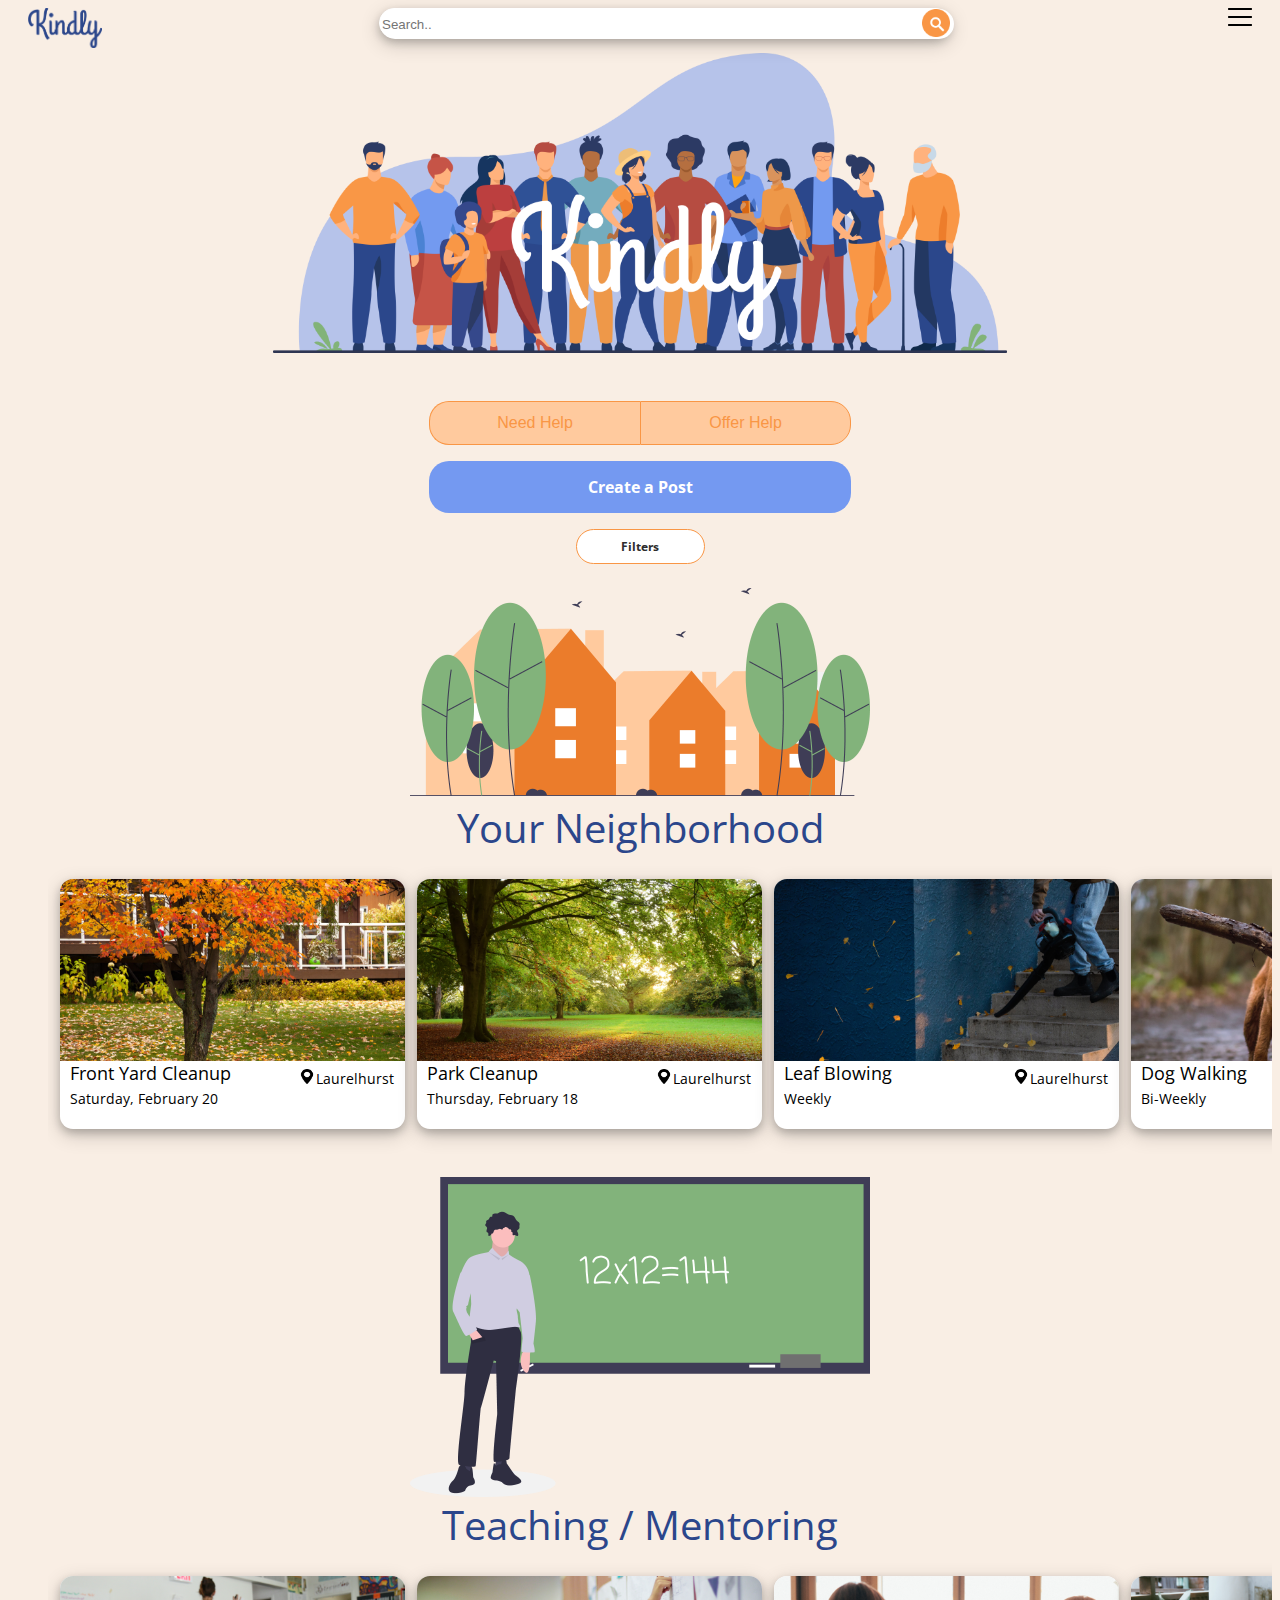
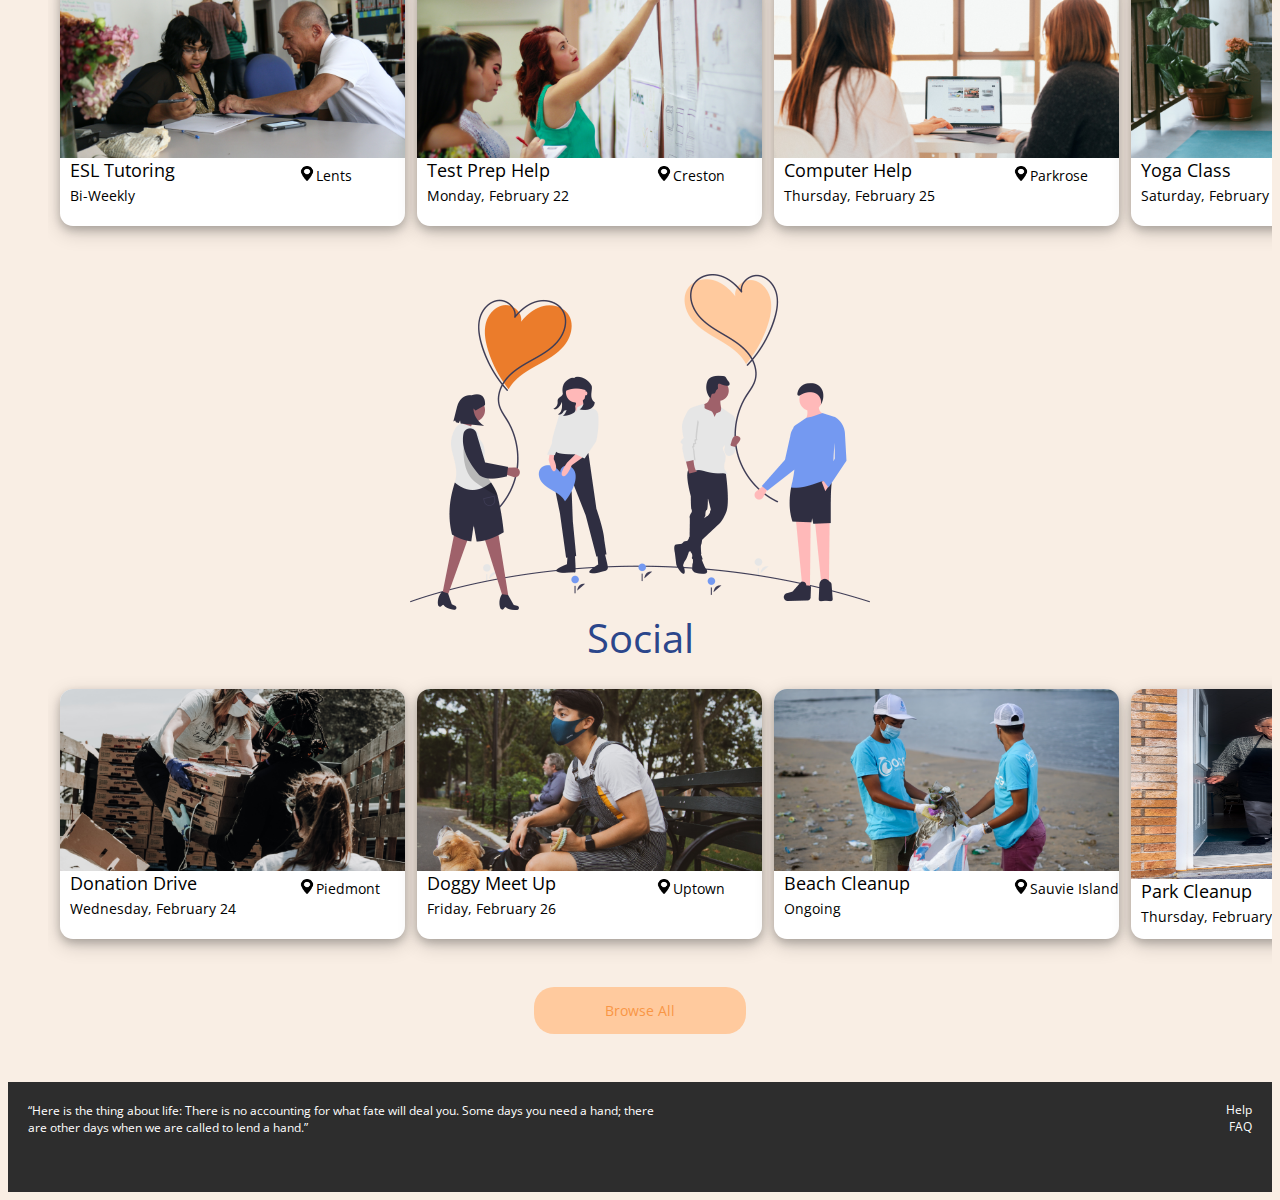
<file: index.html>
<!doctype html>

<html lang="en">
<head>
  <meta charset="utf-8">
  <meta name="viewport" content="width=device-width, initial-scale=1">
  <link rel="stylesheet" href="css folder\home.css">
  <link href="https://fonts.googleapis.com/css?family=Open+Sans" rel="stylesheet">

</head>

<body class="body">
  
  <div class="header">
    <div>
      <img class="home-icon" src="Images/kindly_final.png">
        </div>
    <div class="search-container">
      <form>
        <input type="text" name="search" placeholder="Search..">
        <img class="search-icon" src="Images/Search Icon.png">
          </form>
            </div>
    <div>
      <img id="hamburger-button" class="hamburger-image" src="Images/hamburger_mobile.png" height="18">
        </div>
  </div>

    <div id="hamburger" class="hamburger-popup hamburger-hide">
      <a href="html folder/empty.html">
        <img class="profile-image" src="Images/hamburger-profile.png">
          </a>
      <a class="profile-text" href="html folder/empty.html">
        <span>Profile</span>
          </a>
      <a href="html folder/empty.html">
        <img class="messages-image" src="Images/hamburger-messages.png">
          </a>
      <a class="profile-text" href="html folder/empty.html">
        <span>Messages</span>
          </a>
      <a href="html folder/empty.html">
        <img class="messages-image" src="Images/hamburger-settings.png">
          </a>
      <a class="profile-text" href="html folder/empty.html">
        <span>Settings</span>
          </a>
    </div>

    <div>
      <img class="hero-image" src="Images/hero_image.png">
    </div>
    
    <div class="center btn-group center-btn">
      <button>Need Help</button>
      <button>Offer Help</button>
    </div>

    <div class="create center-screen">
      <div>Create a Post</div> 
    </div>
    
    </div>
    <div class="filter center-screen">
      <div>Filters</div>
    </div>
      
      <div class="center-screen">
        <img class="neighborhood-image" src="Images/neighborhood_illustration.png">
        <div class="category-text" >Your Neighborhood</div>
      </div>
      <div class="horizontal">
      <div class="card">
        <a class="event-page" href="html folder/event.html"></a>
        <img class="cardimage" src="Images/frontyard.png"> 
        <span class="card-headline" >Front Yard Cleanup</span> <span class="card-date">Saturday, February 20</span> <img class="card-location-image" src="Images/maps-and-flags 1.png" height="15" width="14"> <span class="card-location-text" >Laurelhurst</span>
         </div class="horizontal">
      <div class="card">
        <img class="cardimage" src="Images/parkclean.png"> <span class="card-headline" >Park Cleanup</span> <span class="card-date">Thursday, February 18</span> <img class="card-location-image" src="Images/maps-and-flags 1.png" height="15" width="14"> <span class="card-location-text" >Laurelhurst</span>
          </div class="horizontal">
      <div class="card">
        <img class="cardimage" src="Images/leafblowing.png"> <span class="card-headline" >Leaf Blowing</span> <span class="card-date">Weekly</span> <img class="card-location-image" src="Images/maps-and-flags 1.png" height="15" width="14"> <span class="card-location-text" >Laurelhurst</span>
         </div class="horizontal">
      <div class="card">
        <img class="cardimage" src="Images/dogwalking.png"> <span class="card-headline" >Dog Walking</span> <span class="card-date">Bi-Weekly</span> <img class="card-location-image" src="Images/maps-and-flags 1.png" height="15" width="14"> <span class="card-location-text" >Laurelhurst</span>
          </div class="horizontal">
      <div class="card">
        <img class="cardimage" src="Images/groceryshopping.png"> <span class="card-headline" >Grocery Shopping</span> <span class="card-date">Friday, February 19</span> <img class="card-location-image" src="Images/maps-and-flags 1.png" height="15" width="14"> <span class="card-location-text" >Laurelhurst</span>
          </div class="horizontal">
    </div>
  

    <div class="center-screen">
      <img class="teaching-image" src="Images/teaching-illustration.png">
      <div class="category-text" >Teaching / Mentoring</div>
    </div>
    <div class="horizontal">
      <div class="card">
        <img class="cardimage" src="Images/esltutor.png"> <span class="card-headline" >ESL Tutoring</span> <span class="card-date">Bi-Weekly</span> <img class="card-location-image" src="Images/maps-and-flags 1.png" height="15" width="14"> <span class="card-location-text" >Lents</span>
          </div class="horizontal">
      <div class="card">
        <img class="cardimage" src="Images/testprep.png"> <span class="card-headline" >Test Prep Help</span> <span class="card-date">Monday, February 22</span> <img class="card-location-image" src="Images/maps-and-flags 1.png" height="15" width="14"> <span class="card-location-text" >Creston</span>
          </div class="horizontal">
      <div class="card">
        <img class="cardimage" src="Images/computerhelp.png"> <span class="card-headline" >Computer Help</span> <span class="card-date">Thursday, February 25</span> <img class="card-location-image" src="Images/maps-and-flags 1.png" height="15" width="14"> <span class="card-location-text" >Parkrose</span>
          </div class="horizontal">
      <div class="card">
        <img class="cardimage" src="Images/yogateacher.png"> <span class="card-headline" >Yoga Class</span> <span class="card-date">Saturday, February 27</span> <img class="card-location-image" src="Images/maps-and-flags 1.png" height="15" width="14"> <span class="card-location-text" >Virtual</span>
          </div class="horizontal">
      <div class="card">
        <img class="cardimage" src="Images/artteacher.png"> <span class="card-headline" >Watercolor Fun</span> <span class="card-date">Wednesday, February 17</span> <img class="card-location-image" src="Images/maps-and-flags 1.png" height="15" width="14"> <span class="card-location-text" >Virtual</span>
          </div class="horizontal">
  </div>

  <div class="center-screen">
    <img class="social-illustration" src="Images/social-illustration.png">
    <div class="category-text" >Social</div>
  </div>
  <div class="horizontal">
    <div class="card">
      <img class="cardimage" src="Images/donationdrive.png"> <span class="card-headline" >Donation Drive</span> <span class="card-date">Wednesday, February 24</span> <img class="card-location-image" src="Images/maps-and-flags 1.png" height="15" width="14"> <span class="card-location-text" >Piedmont</span>
        </div class="horizontal">
    <div class="card">
      <img class="cardimage" src="Images/doggymeetup.png"> <span class="card-headline" >Doggy Meet Up</span> <span class="card-date">Friday, February 26</span> <img class="card-location-image" src="Images/maps-and-flags 1.png" height="15" width="14"> <span class="card-location-text" >Uptown</span>
        </div class="horizontal">
    <div class="card">
      <img class="cardimage" src="Images/beachclean.png"> <span class="card-headline" >Beach Cleanup</span> <span class="card-date">Ongoing</span> <img class="card-location-image" src="Images/maps-and-flags 1.png" height="15" width="14"> <span class="card-location-text" >Sauvie Island</span>
        </div class="horizontal">
    <div class="card">
      <img class="cardimage" src="Images/andre-ouellet-FzECg2eNhj4-unsplash.jpg"> <span class="card-headline" >Park Cleanup</span> <span class="card-date">Thursday, February 18</span> <img class="card-location-image" src="Images/maps-and-flags 1.png" height="15" width="14"> <span class="card-location-text" >Mt Tabor</span>
        </div class="horizontal">
    <div class="card">
      <img class="cardimage" src="Images/andre-ouellet-FzECg2eNhj4-unsplash.jpg"> <span class="card-headline" >Park Cleanup</span> <span class="card-date">Thursday, February 18</span> <img class="card-location-image" src="Images/maps-and-flags 1.png" height="15" width="14"> <span class="card-location-text" >Mt Tabor</span>
        </div class="horizontal">
</div>
<div class="browse-all center-screen">
  <span>Browse All</span> 
</div>

<div class="footer">
  <div class="footer-quote">“Here is the thing about life: There is no accounting for what fate will deal you. Some days you need a hand; there are other days when we are called to lend a hand.” </div>
  <a class="footer-help" href="html folder/empty.html">
    <div>Help</div>
      </a> 
  <a class="footer-faq" href="html folder/empty.html">
    <div>FAQ</div>
      </a>
</div>
    
<script src="https://code.jquery.com/jquery-3.5.1.js" integrity="sha256-QWo7LDvxbWT2tbbQ97B53yJnYU3WhH/C8ycbRAkjPDc=" crossorigin="anonymous"></script>

<script src="index.js"></script>

</body>
</html>
</file>
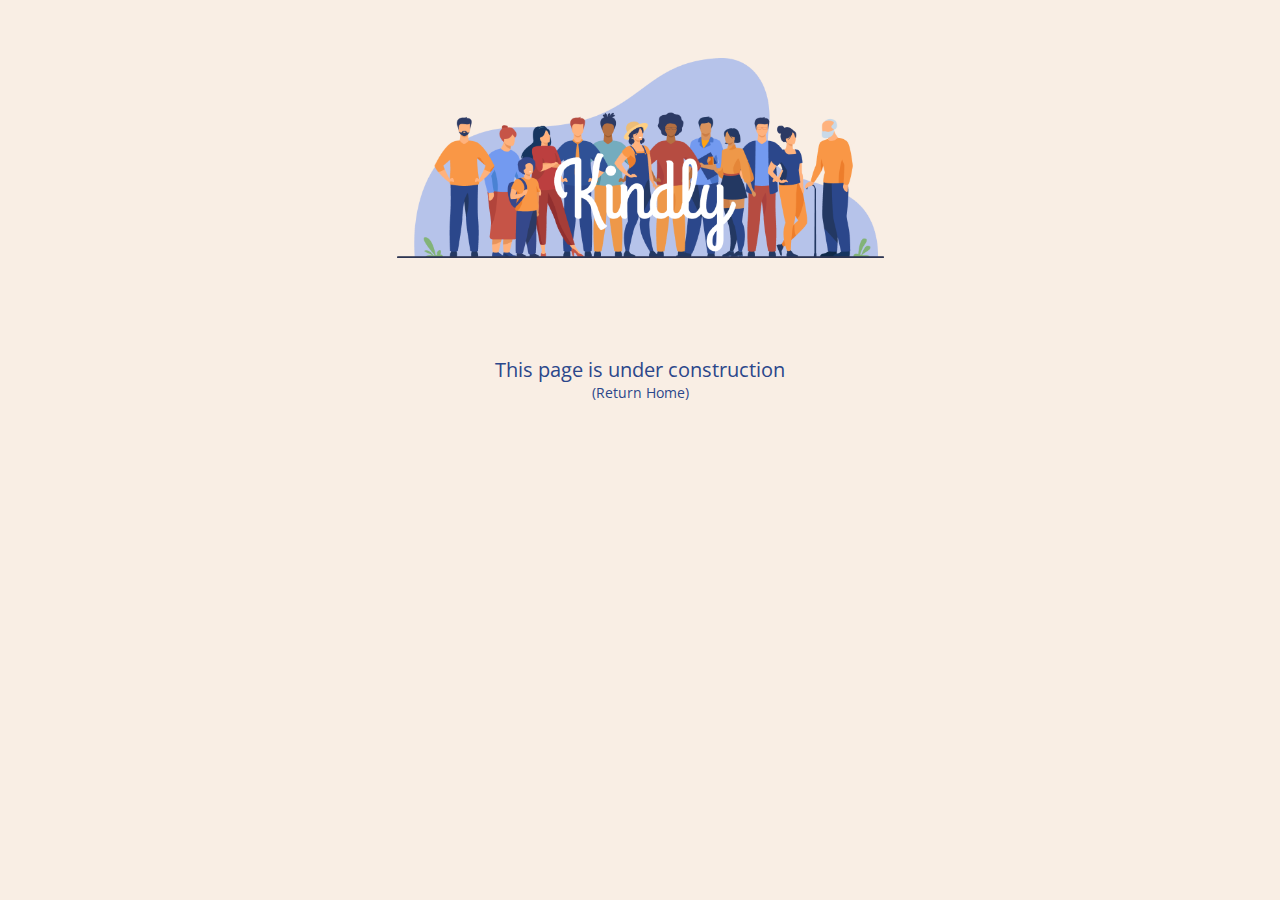
<file: html folder/empty.html>
<!doctype html>

<html lang="en">
<head>
  <meta charset="utf-8">
  <meta name="viewport" content="width=device-width, initial-scale=1">
  <link rel="stylesheet" href="../css folder/home.css">
  <link href="https://fonts.googleapis.com/css?family=Open+Sans" rel="stylesheet">

</head>

<body class="body">

    <div class="center-screen hero-image">
      <img src="../Images/hero_mobile.png" height=200>
    </div>

    <a class="empty-header" href="/Users/elizabethtitusyoakum/Documents/GitHub/Volun-Team/index.html">
      <div>This page is under construction</div>
    </a>

    <a class="empty-paragraph" href="/Users/elizabethtitusyoakum/Documents/GitHub/Volun-Team/index.html">
      <div>(Return Home)</div>
    </a>

</body>
</html>
</file>
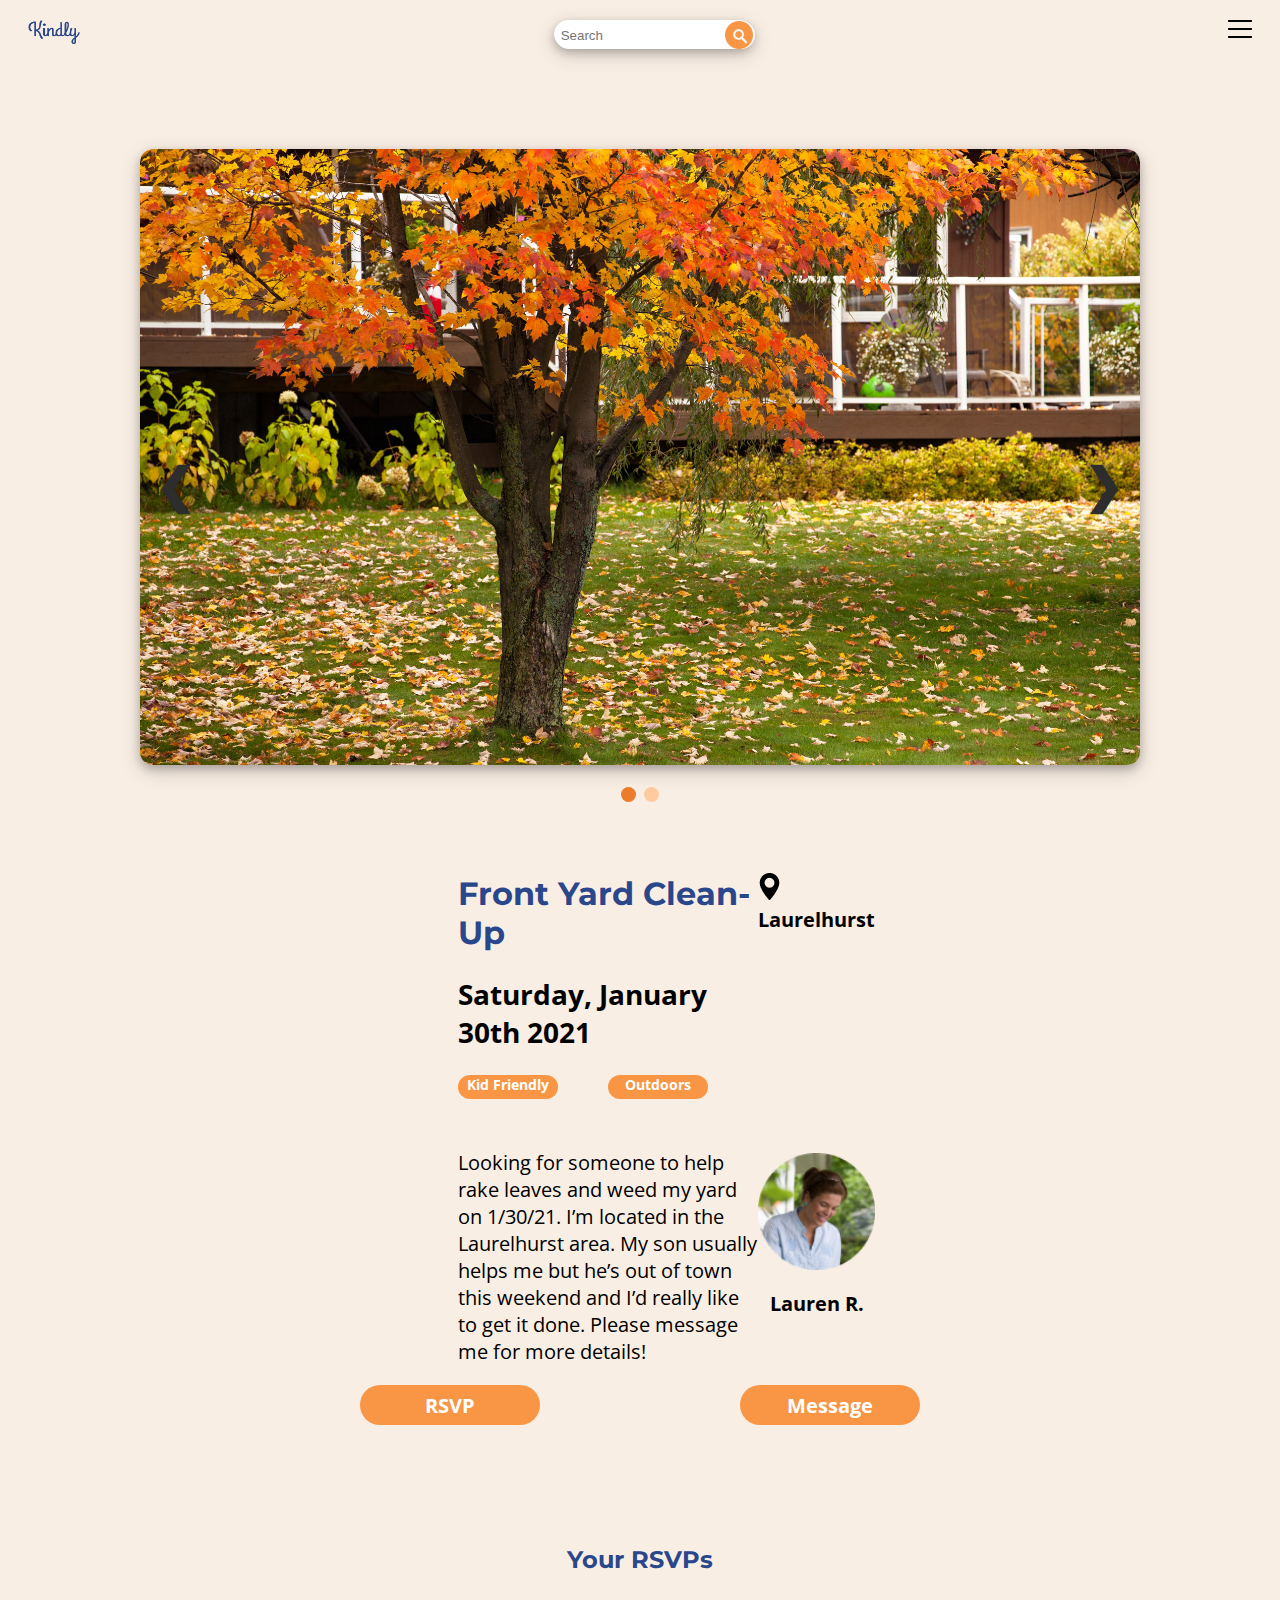
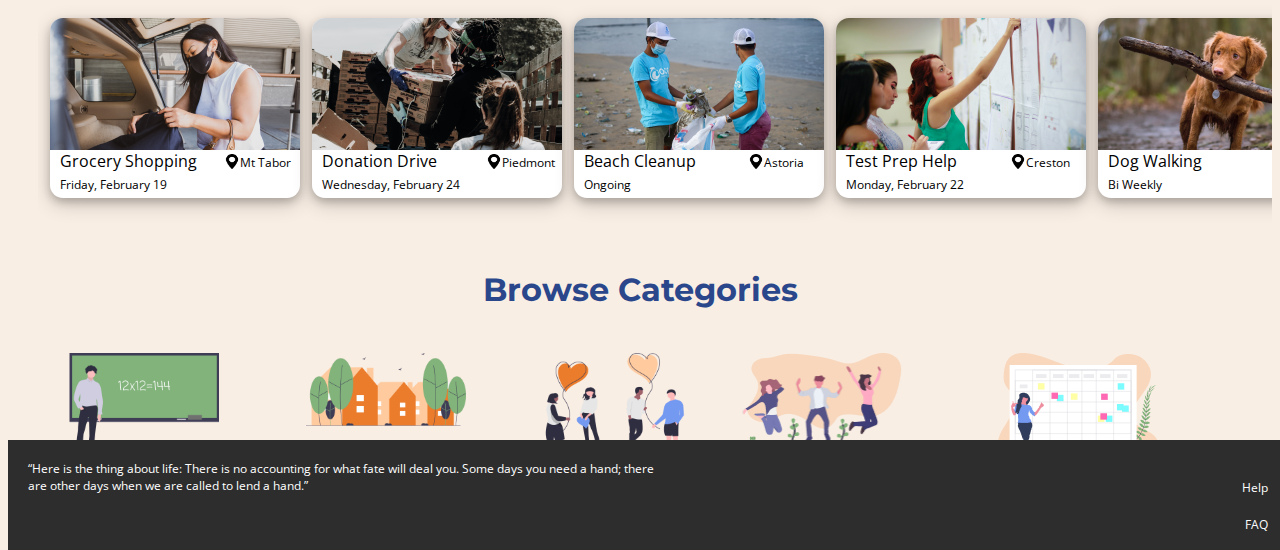
<file: html folder/event.html>
<!doctype html>

<html lang="en">

<head>
  <meta charset="utf-8">
  <meta name="viewport" content="width=device-width, initial-scale=1">
  <link href="https://cdn.jsdelivr.net/npm/bootstrap@5.0.0-beta1/dist/css/bootstrap.min.css" rel="stylesheet"
    integrity="sha384-giJF6kkoqNQ00vy+HMDP7azOuL0xtbfIcaT9wjKHr8RbDVddVHyTfAAsrekwKmP1" crossorigin="anonymous">
  <link rel="stylesheet" href="../css folder/event.css">
  <link href="https://fonts.googleapis.com/css?family=Open+Sans" rel="stylesheet">
  <link rel="preconnect" href="https://fonts.gstatic.com">
  <link href="https://fonts.googleapis.com/css2?family=Montserrat&display=swap" rel="stylesheet">

</head>

<body>
  <div class="header">
    <div>
      <img class="home-icon" src="../Images/kindly_mobile.png" height="25">
    </div>
    <div class="search-container">
      <form>
        <input type="text" name="search" placeholder=" Search">
        <img class="search-icon" src="../Images/Search Icon.png">
      </form>
    </div>
    <div>
      <img src="../Images/hamburger_mobile.png" height="18">
    </div>
  </div>
  
  <div>
    <div class="slideshow-container">
      <div class="mySlides fade">
        <img class="map" src="../Images/frontyardleaves.jpg" style="width:100%">
      </div>
      <div class="mySlides fade">
        <img class="wheelbarrow" src="../Images/laurelhurstsize.PNG" style="width:100%">
      </div>
      <a class="prev" onclick="plusSlides(-1)">&#10094;</a>
      <a class="next" onclick="plusSlides(1)">&#10095;</a>

    </div>
    <br>
    <div style="text-align:center">
      <span class="dot" onclick="currentSlide(1)"></span>
      <span class="dot" onclick="currentSlide(2)"></span>
    </div>
  </div>
  <br>
  <div class="flexContainer">
    <div class="leftContent">
      <h1> Front Yard Clean-Up</h1>
      <h2 class="eventDate"> Saturday, January 30th 2021</h2>
      <div class="filterFlex">
        <div class="filter">
          <span class="filterName"> Kid Friendly</span>
        </div>
        <div class="filter">
          <span class="filterName"> Outdoors</span>
        </div>
      </div>
      <div class="paragraph">
        <p class="bodyContent">Looking for someone to help rake leaves and weed my yard on 1/30/21. I’m located in the Laurelhurst area. My
          son usually helps me but he’s out of town this weekend and I’d really like to get it done. Please message me
          for more details!</p>
      </div>
    </div>
    <div class="rightContent">
      <h3> <img class="locationIcon" src="../Images/maps-and-flags 1.png"> Laurelhurst</h3>
      <img class="profilePhoto" src="../Images/Profile Picture.png">
      <span class="name"> Lauren R.</span>
    </div>
  </div>
  <div class="buttons">
    <button id="buttonRSVP">RSVP</button>
    <button id="buttonMessage">Message</button>
  </div>

  <div class="center-screen">
    <h2 class="yourRSVP">Your RSVPs</h2>
  </div>
  <div class="horizontalCards">
    <div class="card">
      <img class="cardimage" src="../Images/groceryshopping.png" width="250" height="132"> <span
        class="card-headline">Grocery Shopping</span> <span class="card-date">Friday, February 19</span> <img
        class="card-location-image" src="../Images/maps-and-flags 1.png" height="15" width="14"> <span
        class="card-location-text">Mt Tabor</span>
    </div class="horizontalCards">
    <div class="card">
      <img class="cardimage" src="../Images/donationdrive.png" width="250" height="132"> <span
        class="card-headline">Donation Drive</span> <span class="card-date">Wednesday, February 24</span> <img
        class="card-location-image" src="../Images/maps-and-flags 1.png" height="15" width="14"> <span
        class="card-location-text">Piedmont</span>
    </div class="horizontalCards">
    <div class="card">
      <img class="cardimage" src="../Images/beachclean.png" width="250" height="132"> <span
        class="card-headline">Beach Cleanup</span> <span class="card-date">Ongoing</span> <img
        class="card-location-image" src="../Images/maps-and-flags 1.png" height="15" width="14"> <span
        class="card-location-text">Astoria</span>
    </div class="horizontalCards">
    <div class="card">
      <img class="cardimage" src="../Images/testprep.png" width="250" height="132"> <span
        class="card-headline">Test Prep Help</span> <span class="card-date">Monday, February 22</span> <img
        class="card-location-image" src="../Images/maps-and-flags 1.png" height="15" width="14"> <span
        class="card-location-text">Creston</span>
    </div class="horizontalCards">
    <div class="card">
      <img class="cardimage" src="../Images/dogwalking.png" width="250" height="132"> <span
        class="card-headline">Dog Walking</span> <span class="card-date">Bi Weekly</span> <img
        class="card-location-image" src="../Images/maps-and-flags 1.png" height="15" width="14"> <span
        class="card-location-text">Lents</span>
    </div class="horizontalCards">
    <div class="card">
      <img class="cardimage" src="../Images/leafblowing.png" width="250" height="132"> <span
        class="card-headline">Leaf Blowing</span> <span class="card-date">Weekly</span> <img
        class="card-location-image" src="../Images/maps-and-flags 1.png" height="15" width="14"> <span
        class="card-location-text">Mt Tabor</span>
    </div class="horizontalCards">
    <div class="card">
      <img class="cardimage" src="../Images/parkclean.png" width="250" height="132"> <span
        class="card-headline">Park Cleanup</span> <span class="card-date">Thursday, February 18</span> <img
        class="card-location-image" src="../Images/maps-and-flags 1.png" height="15" width="14"> <span
        class="card-location-text">Mt Tabor</span>
    </div class="horizontalCards">
  </div>
  <div class="browse-all center-screen">
    <span>Browse Categories</span> 
  </div>
  <div class="horizontal">
    <div class="category">
      <img class="catImage" src="../Images/teaching-illustration.png" width="160" height="112">
      <span class="cat-headline" >Teaching/Mentoring</span>
    </div class="horizontal">
    <div class="category">
      <img class="catImage" src="../Images/neighborhood_illustration.png" width="160" height="73.58"> 
      <span class="yourNeighborhood">Your Neighborhood</span>
    </div class="horizontal">
    <div class="category">
      <img class="catImage" src="../Images/social-illustration.png" width="160" height="112"> 
      <span class="cat-headline">Social</span>
    </div class="horizontal">
    <div class="category">
      <img class="catImage" src="../Images/GROUP ILLUSTRATION.png" width="160" height="112"> 
      <span class="cat-headline">Group Activities</span>
    </div class="horizontal">
    <div class="category">
      <img class="catImage" src="../Images/CALENDAR ILLUSTRATION.png" width="160" height="112"> 
      <span class="cat-headline">Happening This Weekend</span>
    </div class="horizontal">

    <!-- <div class="footer">
      <span class="footer-quote">“Here is the thing about life: There is no accounting for what fate will deal you. Some days you need a hand; there are other days when we are called to lend a hand.” </span> <span class="footer-help">Help</span> <span class="footer-faq">FAQ</span>
    </div> -->

    <div class="footer">
      <div class="footer-quote">“Here is the thing about life: There is no accounting for what fate will deal you. Some days you need a hand; there are other days when we are called to lend a hand.” </div>
      <a class="footer-help" href="../html folder/empty.html">
      <div>Help</div>
    </a> 
    <a class="footer-faq" href="../html folder/empty.html">
          <div>FAQ</div>
        </a>
    </div>
    
    <div id="myModal" class="modal">

      <!-- Modal content -->
      <div class="modal-content">
        <span class="close">&times;</span>
        <p class="pTitle">Nice! You RSVP'd For:</p>
        <p class="pContent"> Front Yard Clean-Up<br>Saturday January, 30, 2021</p><br>
        <p class="pContent">Get connected to Lauren R. to find out additional details:</p>
        <button class="ModalbuttonMessage">Message</button>
        
      </div>
    
    </div>
  <script src="../event.js"></script>
</body>

</html>
</file>
<file: css folder/home.css>
.body {
    overflow-x: hidden;
    display: block;
    background-color: #F9EEE4;
    font-family: "Open Sans", sans-serif;
    
}

.horizontal {
    display: flex;
    overflow-x: scroll;
    margin-left: 20px;
}

@media screen and (min-width: 800px) {
    .horizontal {
    margin-left: 40px;
    }
}

.center-screen {
    display: flex;
    flex-direction: column;
    justify-content: center;
    align-items: center;
    text-align: center;
}

.center-btn {
    display: flex;
    flex-direction: row;
    justify-content: center;
    align-items: center;
    text-align: center;
}

.header {
    display: flex;
    viewport-fit: contain;
    margin-left: 20px;
    margin-right: 20px; 
}

.search-container {
    border:1px solid white;
    background-color: white;
    border-radius: 20px;
    width: 200px;
    height: 28px;
    margin-left: auto;
    margin-right: auto;
    position: relative;
    box-shadow: 0 4px 8px 0 rgba(0, 0, 0, 0.2), 0 6px 20px 0 rgba(0, 0, 0, 0.19)
    
  }

  @media screen and (min-width: 800px) {
      .search-container {
      width: 570px;
      }
  }

.search-icon {
    height: 28px;
    width: 28px;
    margin-left: -1px;
    z-index: 2;
    position: absolute;
    right: 0px;
    top: 0px;
}

input[type=text] {
    width: 200px;
    height: 28px;
    border: white;
    border-radius: 20px;
    background-color: white;
    background-position: 10px 10px; 
    background-repeat: no-repeat;
    -webkit-transition: width 0.4s ease-in-out;
    transition: width 0.4s ease-in-out;
    
  }

  @media screen and (min-width: 800px) {
    input[type=text] {
    width: 570px;
    }
}
  
  input[type=text]:focus {
    /* background-color: blue; */
  }

.home-icon {
    height: 30px;
    width: auto;
}

@media screen and (min-width: 800px) {
    .home-icon {
    height: 40px;
    width: auto;
    }
}

.home-icon:hover {
  cursor: pointer;
}

.hamburger-popup { 
    width: 148px;
    height: 160px;
    background-color: white;
    color: #2B478B;
    border-radius: 20px;
    font-size: 14px;
   display: flex;
   flex-direction: column;
   margin-right: 40px;
   position: absolute;
   right: 20px;
   cursor: pointer; 
   box-shadow: 0 4px 8px 0 rgba(0, 0, 0, 0.2), 0 6px 20px 0 rgba(0, 0, 0, 0.19);
}

.hamburger-image:hover {
  cursor: pointer;
}

.hamburger-hide {
    display: none;
}

.profile-image {
    margin-top: 20px;
    margin-left: 22px;
    width: 24px;
    height: 24px;
}

.profile-text {
    margin-left: 17px;
    text-decoration: none;
    position: relative;
    top: -20px;
    left: 40px;
    
}

.profile-text:hover {
      text-decoration: underline;
}

  .profile-text:visited {
  text-decoration: none !important;
}

.messages-image {
    width: 24px;
    margin-left: 22px;
    position: relative;
  
}

.create {
    background-color: #7499F1;
    color: white;
    border-radius: 20px;
    width: 335px;
    display: block;
    margin-left: auto;
    margin-right: auto;
    margin-bottom: 16px;
    font-size: 16px;
    font-weight: bold;
    padding-top: 15px;
    padding-bottom: 15px;
}

.create:hover {
    background-color: #2B468B;
    cursor: pointer;
}

@media screen and (min-width: 800px) {
    .create {
    width: 422px;
    }
}

.filter {
    background-color: white;
    border-style: solid;
    border-color: #F99645;
    border-width: thin;
    border-radius: 20px;
    display: block;
    margin-left: auto;
    margin-right: auto;
    width: 74px;
    margin-bottom: 24px;
    font-size: 12px;
    font-weight: bold;
    color: #2D2D2D;
    padding-bottom: 8px;
    padding-top: 8px;
}

.filter:hover {
    background-color: #F99645;
    color: white;
    cursor: pointer;
}

@media screen and (min-width: 800px) {
    .filter {
    width: 127px;
    }
}

.hero-image {
    padding-bottom: 48px;
    height: 154px; 
    display: flex;
    margin-right: auto;
    margin-left: auto;
}

@media screen and (min-width: 800px) {
    .hero-image {
    height: 300px;
    }
}

.neighborhood-image {
    height: 74px;
    width: 160px;
}

@media screen and (min-width: 800px) {
    .neighborhood-image {
    height: 212px;
    width: 460px;
    }
}

.teaching-image {
    height: 112px;
    width: 160px;
   
}

@media screen and (min-width: 800px) {
    .teaching-image {
    height: 320px;
    width: 460px;
    }
}

.social-illustration {
    height: 116px;
    width: 160px;
   
}

@media screen and (min-width: 800px) {
    .social-illustration {
    height: 336px;
    width: 460px;
    }
}

.category-text {
    font-size: 20px;
    font-style: bold;
    color: #2B468B;
}

@media screen and (min-width: 800px) {
    .category-text {
    font-size: 40px;
    }
}



.card {
    border-radius: 13px;
    display: flex;
    flex-direction: column;
    width: 250px;
    height: 180px;
    margin-left: 12px;
    margin-bottom: 48px;
    margin-top: 24px;
    background-color: white;
    box-shadow: 0 4px 8px 0 rgba(0, 0, 0, 0.2), 0 6px 20px 0 rgba(0, 0, 0, 0.19)

}

.card:hover {
    cursor: pointer;
    /* border-style: solid;
    border-color: #F99645; */
    transform: scale(1.1, 1.1);
}

@media screen and (min-width: 800px) {
    .card {
    width: 345px;
    height: 250px;
    }
}

.cardimage {
    border-top-left-radius: 13px;
    border-top-right-radius: 13px;
    width: 250px;
    height: 132px;
}

@media screen and (min-width: 800px) {
    .cardimage {
    width: 345px;
    height: 190px;
    }
}

.card-headline {
    font-size: 16px;
    margin-left: 10px;
}

@media screen and (min-width: 800px) {
    .card-headline {
    font-size: 18px;
    }
}

.card-date {
    position: relative;
    top: 4px;
    font-size: 12px;
    margin-left: 10px;
}

@media screen and (min-width: 800px) {
    .card-date {
    font-size: 14px;
    }
}

.card-location-image {
    position: relative;
    left: 165px;
    top: -35px;
}

@media screen and (min-width: 800px) {
    .card-location-image {
    left: 240px;
    }
}

.card-location-text {
    position: relative;
    left: 180px;
    top: -50px;
    font-size: 12px;
}

@media screen and (min-width: 800px) {
    .card-location-text{
    font-size: 14px;
    left: 256px;
    }
}

.browse-all {
    background-color: #FFCA9E;
    border-radius: 20px;
    width: 160px;
    margin-left: auto;
    margin-right: auto;
    margin-bottom: 48px; 
    font-size: 14px;
    padding-top: 14px;
    padding-bottom: 14px;
    color: white;
    color: #F99645;
}

.browse-all:hover {
    background-color: #F99645;
    color: white;
    cursor: pointer;
}

@media screen and (min-width: 800px) {
    .browse-all {
    width: 212px;
    }
}

.btn-group button {
    display: flex;
    flex-direction: row;
    justify-content: center;
    align-items: center;
    background-color: #FFCA9E; 
    border: 1px solid #F99645;
    color: #F99645; /* White text */
    cursor: pointer; /* Pointer/hand icon */
    float: left; /* Float the buttons side by side */
    margin-bottom: 16px; 
    padding-top: 12px;  
    padding-bottom: 12px;
    font-size: 16px;
    text-align: center;
  }
  
  /* Clear floats (clearfix hack) */
  .btn-group:after {
    content: "";
    clear: both;
    display: table;
  }
  
  .btn-group button:not(:last-child) {
    border-right: none; /* Prevent double borders */
    }

  .btn-group button:last-child {
    border-top-right-radius: 20px;
    border-bottom-right-radius: 20px;
    width: 167.5px;
  }

  .btn-group button:first-child {
    border-top-left-radius: 20px;
    border-bottom-left-radius: 20px;
    width: 167.5px;  
  }
  
  .btn-group button:hover {
    background-color: #F99645;
    color: white;
  }

  .btn-group button:focus {
      background-color: #F99645;
      border-style: solid;
      border-color: #F99645;
      color: white;
  }

  @media screen and (min-width: 800px) {
    .btn-group button:first-child {
    width: 211px;
    }

    @media screen and (min-width: 800px) {
        .btn-group button:last-child {
        width: 211px;
        }  

  .center {
    display: flex;
    flex-direction: row;
    justify-content: center;
    align-items: center;
    text-align: center;
    margin-right: auto;
    margin-left: auto;
}

.footer {
    width: 100%;
    height: 110px;
    background-color: #2D2D2D;
    display: flex;
    flex-direction: column;
}


  .footer-quote {
      width: 50%;
      color: white;
      align-self: flex-start;
      margin-left: 20px;
      margin-top: 20px;
      word-wrap: normal;
      font-size: 12px;
  }

  .footer-faq {
      color: white;
      font-size: 12px;
      align-self: flex-end;
      margin-right: 20px;
      text-decoration: none;
      
  }

  .footer-faq:hover {
    text-decoration: underline;
    cursor: pointer;
}

  .footer-help {
      color: white;
      font-size: 12px;
      align-self: flex-end;
      margin-right: 20px;
      margin-top: -35px;
      text-decoration: none;
  }

  .footer-help:hover {
    text-decoration: underline;
    cursor: pointer;
}

  .overlay {
    position: fixed;
    display: none;
    width: 100%;
    height: 100%;
    top: 0;
    left: 0;
    right: 0;
    bottom: 0;
    background-color: rgba(0,0,0,0.5);
    z-index: 2;
    cursor: pointer;
  }

  .event-page {
    position: absolute;
    border-radius: 13px;
    width: 250px;
    height: 180px;
    margin-left: 12px;
    margin-bottom: 48px;
    margin-top: 24px;
    }

    .empty-header {
    display: flex;
    flex-direction: row;
    justify-content: center;
    align-items: center;
    text-align: center;
    text-decoration: none;
    color: #2B478B;
    font-size: 20px;
    }

    .empty-paragraph {
        display: flex;
        flex-direction: row;
        justify-content: center;
        align-items: center;
        text-align: center;
        text-decoration: none;
        color: #2B478B;
        font-size: 14px;
        }

        .empty-paragraph:hover {
            text-decoration: underline;
        }
</file>
<file: css folder/event.css>
.flexContainer {
    display: flex;
    justify-content: space-between;
    margin-left: 150px;
    margin-right: 150px;
}

.filterFlex {
    display: flex;
    /* justify-content: space-around; */
    margin-top: 24px;
}

.eventHeroimage {
    display: block;
    margin-left:auto;
    margin-right: auto;
    margin-top: 50px;
    margin-bottom: 50px;
    width: 800px;
    height: 600px;
}

.leftContent {
    margin-left: 300px;
}

.rightContent {
    display: flex;
    margin-right: 300px;
    flex-direction: column;
}

.bodyContent {
    margin-left: 0px;
    margin-top: 50px;
    font-family: "Open Sans", sans-serif;
    font-size: 20px;
    max-width: 700px;
}

/* span {
    display: flex;
    justify-content: center;
} */

body {
    overflow-x: hidden;
    display: block;
    background-color: #F9EEE4;
    font-family: "Open Sans", sans-serif;
}

.header {
    display: flex;
    viewport-fit: contain;
    margin-left: 20px;
    margin-right: 20px; 
    margin-top: 20px;
}

.home-icon {
    height: 24px;
    width: 52px;
}

.search-container {
    border:1px solid white;
    background-color: white;
    border-radius: 20px;
    width: 200px;
    height: 28px;
    margin-left: auto;
    margin-right: auto;
    position: relative;
    box-shadow: 0 4px 8px 0 rgba(0, 0, 0, 0.2), 0 6px 20px 0 rgba(0, 0, 0, 0.19);
    
  }

.search-icon {
    height: 28px;
    width: 28px;
    margin-left: -1px;
    z-index: 1;
    position: absolute;
    right: 0px;
    top: 0px;
}

input[type=text] {
    width: 200px;
    height: 28px;
    border: white;
    border-radius: 20px;
    background-color: white;
    background-position: 10px 10px; 
    background-repeat: no-repeat;
    -webkit-transition: width 0.4s ease-in-out;
    transition: width 0.4s ease-in-out;
    
  }

.filter {
    background-color: #F99645;
    border-radius: 20px;
    width: 100px;
    height: 24px;
    margin-right: 50px;
}

.filterName {
    font-family: "Open Sans", sans-serif;
    color: #FFFFFF;
    font-weight: bold;
    font-size: 14px;
    display: flex;
    justify-content: center;

}

.profilePhoto {
    margin-top: 200px;
}

.name {
    margin-bottom: 35px;
    margin-top: 20px;
    font-size: 20px;
    font-weight: bold;
    display: flex;
    justify-content: center;
}

h3 {
    font-size: 20px;
}

h1 {
    font-family: "Montserrat";
    font-weight: bold;
    color: #2B478B;
}

.buttons {
    display: flex;
    justify-content: center;
    margin-bottom: 100px;
}

#buttonRSVP {
    margin-right: 200px;
    width: 180px;
    height: 40px;
    background-color: #F99645;
    color: white;
    border: none;
    border-radius: 20px;
    font-family: "Open Sans";
    font-weight: bold;
    font-size: 20px;
}

#buttonMessage {
    width: 180px;
    height: 40px;
    background-color: #F99645;
    color: white;
    border: none;
    border-radius: 20px;
    font-family: "Open Sans";
    font-weight: bold;
    font-size: 20px;

}

#buttonRSVP:hover {
    background-color: #FFAB66;
    color: white;
}

#buttonMessage:hover {
    background-color: #FFAB66;
    color: white;
}

.center-screen {
    display: flex;
    flex-direction: column;
    justify-content: center;
    align-items: center;
    text-align: center;
}

.horizontal {
    display: flex;
    overflow-x: scroll;
}

.horizontalCards {
    display: flex;
    overflow-x: scroll;
    margin-left: 30px;
}

.card {
    border-radius: 13px;
    display: flex;
    flex-direction: column;
    width: 250px;
    height: 180px;
    margin-left: 12px;
    margin-bottom: 48px;
    margin-top: 24px;
    background-color: white;
    box-shadow: 0 4px 8px 0 rgba(0, 0, 0, 0.2), 0 6px 20px 0 rgba(0, 0, 0, 0.19)

}

.cardimage {
    border-top-left-radius: 13px;
    border-top-right-radius: 13px;
}

.card-headline {
    font-size: 16px;
    margin-left: 10px;
    font-family: "Open Sans";
}

.card-date {
    position: relative;
    top: 4px;
    font-size: 12px;
    margin-left: 10px;
}

.card-location-image {
    position: relative;
    left: 175px;
    top: -35px;
}

.card-location-text {
    position: relative;
    left: 190px;
    top: -50px;
    font-size: 12px;
}

.card:hover {
    cursor: pointer;
    /* border-style: solid;
    border-color: #F99645; */
    transform: scale(1.1, 1.1);
}

.map {
    border-radius: 13px;
}

.wheelbarrow {
    border-radius: 13px;
}

* {box-sizing:border-box}

/* Slideshow container */
.slideshow-container {
  max-width: 1000px;
  max-height: 615.56px;
  position: relative;
  margin-left: auto;
  margin-right: auto;
  margin-top: 100px;
  box-shadow: 0 4px 8px 0 rgba(0, 0, 0, 0.2), 0 6px 20px 0 rgba(0, 0, 0, 0.19);
  border-radius: 13px;
  overflow: hidden;
}

/* Hide the images by default */
.mySlides {
  display: none;
}

.fade:not(.show) {
    opacity: 1 !important;
}

/* Next & previous buttons */
.prev, .next {
  cursor: pointer;
  position: absolute;
  top: 50%;
  width: auto;
  margin-top: -22px;
  padding: 16px;
  color: #2D2D2D;
  font-weight: bold;
  font-size: 48px;
  transition: 0.6s ease;
  border-radius: 0 3px 3px 0;
  user-select: none;
}

/* Position the "next button" to the right */
.next {
  right: 0;
  border-radius: 3px 0 0 3px;
}

a { 
    text-decoration: none !important;
}
a:hover {
    color: #F99645 !important;
}

.dot {
  cursor: pointer;
  height: 15px;
  width: 15px;
  margin: 0 2px 24px 2px;
  background-color: #FFCA9E;
  border-radius: 50%;
  display: inline-block;
  transition: background-color 0.6s ease;
}

.active, .dot:hover {
  background-color: #EB7C2B;
}

/* Fading animation */
/* .fade {
  -webkit-animation-name: fade;
  -webkit-animation-duration: 1.5s;
  animation-name: fade;
  animation-duration: 1.5s;
} */

@-webkit-keyframes fade {
  from {opacity: .4}
  to {opacity: 1}
}

@keyframes fade {
  from {opacity: .4}
  to {opacity: 1}
}

.yourRSVP {
    font-family: "Montserrat";
    font-weight: bold;
    color: #2B478B;
}

.browse-all {
    font-family: "Montserrat";
    font-weight: bold;
    color: #2B478B;
    font-size: 32px;
    margin-top: 24px;
    margin-bottom: 24px;
}

.eventDate {
    font-size: 28px;
}

.category {
    /* display: flex; */
    /* flex-direction: column; */
    margin-left: 10px;
    padding: 20px;
    /* justify-content: center; */
    vertical-align: top;
    display: inline-block;
    text-align: center;
}

.cat-headline {
    /* display: flex; */
    font-family: "Open Sans";
    font-weight: bold;
    color: #2B478B;
    font-size: 20px;
    /* justify-content: center;  */
    display: block;
}

.yourNeighborhood {
    margin-top: 38px;
    font-family: "Open Sans";
    font-weight: bold;
    color: #2B478B;
    font-size: 20px;
    display: block;
}

/* .footer {
    position: absolute;
    bottom: -1250px;
    width: 100%;
    height: 110px;  
    background-color: #2D2D2D;
} */

/* .footer-quote {
    width: 300px;
    color: white;
    padding-top: 50px;
    position: relative; 
    top: 50px; 
    padding-left: 25px;
}

.footer-faq {
    color: white;
    padding: 30px;
    position: relative;
    float: right;
    display: flex;
    flex-direction: column;
    top: 20px;
}

.footer-help {
    color: white;
    padding: 30px;
    position: relative; 
    float: right;
    display: flex;
    flex-direction: column;
    top: 20px;
} */

.footer {
    width: 100%;
    height: 110px;
    background-color: #2D2D2D;
    display: flex;
    flex-direction: column;
    position: absolute;
    bottom: -1250px;
}

.footer-quote {
    width: 50%;
    color: white;
    align-self: flex-start;
    margin-left: 20px;
    margin-top: 20px;
    word-wrap: normal;
    font-size: 12px;
}

.footer-faq {
    color: white;
    font-size: 12px;
    align-self: flex-end;
    margin-right: 20px;
    text-decoration: none;
    margin-top: 20px;
    
}

.footer-faq:hover {
  text-decoration: underline;
  cursor: pointer;
}

.footer-help {
    color: white;
    font-size: 12px;
    align-self: flex-end;
    margin-right: 20px;
    margin-top: -15px;
    text-decoration: none;
    
}

.footer-help:hover {
  text-decoration: underline;
  cursor: pointer;
}

.modal {
    display: none; /* Hidden by default */
    position: fixed; /* Stay in place */
    z-index: 1; /* Sit on top */
    left: 0;
    top: 0;
    width: 100%; /* Full width */
    height: 100%; /* Full height */
    overflow: auto; /* Enable scroll if needed */
    background-color: rgb(0,0,0); /* Fallback color */
    background-color: rgba(0,0,0,0.4); /* Black w/ opacity */
  }
  
  /* Modal Content/Box */
.modal-content {
    top: 25%;
    background-color: #fefefe;
    margin: auto; /* 15% from the top and centered */
    padding: 20px;
    border: 1px solid #888;
    width: 35%; /* Could be more or less, depending on screen size */
    color: #2B478B;

  }

.pTitle {
    display: flex;
    justify-content: center;
    font-family: "Montserrat";
    font-size: 25px;
    font-weight: bold;
  }

.pContent {
    display: flex;
    justify-content: center;
    flex-direction: column;
    text-align: center; 
    font-family: "Open Sans";
    font-size: 18px;
    color:#2D2D2D;
}
  
  /* The Close Button */
.close {
    color: #aaa;
    float: right;
    font-size: 28px;
    font-weight: bold;
  }
  
.close:hover,
.close:focus {
    color: black;
    text-decoration: none;
    cursor: pointer;
  }

.ModalbuttonMessage {
    margin-top: 20px;
    margin-bottom: 20px;
    margin-left: auto;
    margin-right: auto;
    width: 180px;
    height: 40px;
    background-color: #F99645;
    color: white;
    border: none;
    border-radius: 20px;
    font-family: "Open Sans";
    font-weight: bold;
    font-size: 20px;
}

.ModalbuttonMessage:hover {
    background-color: #FFAB66;
    color: white;
}

.category:hover {
    cursor: pointer;
}
</file>
